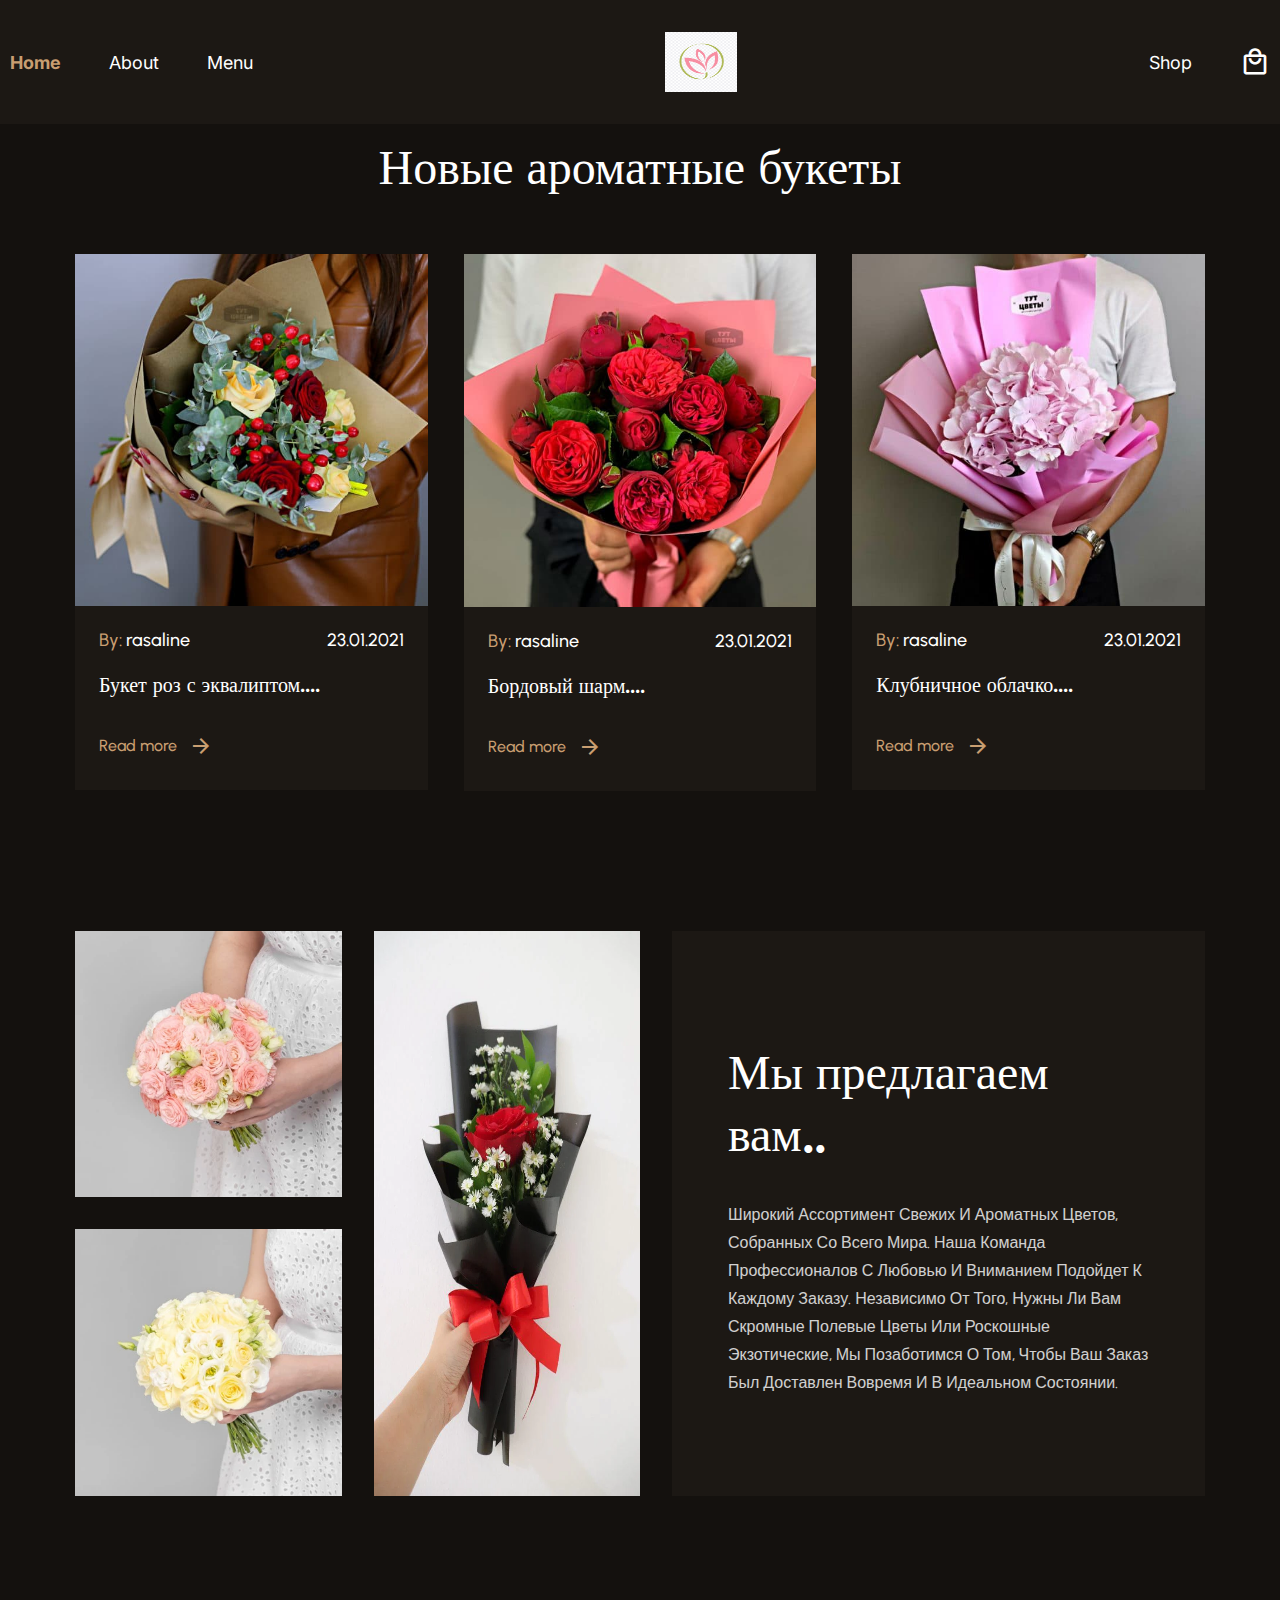
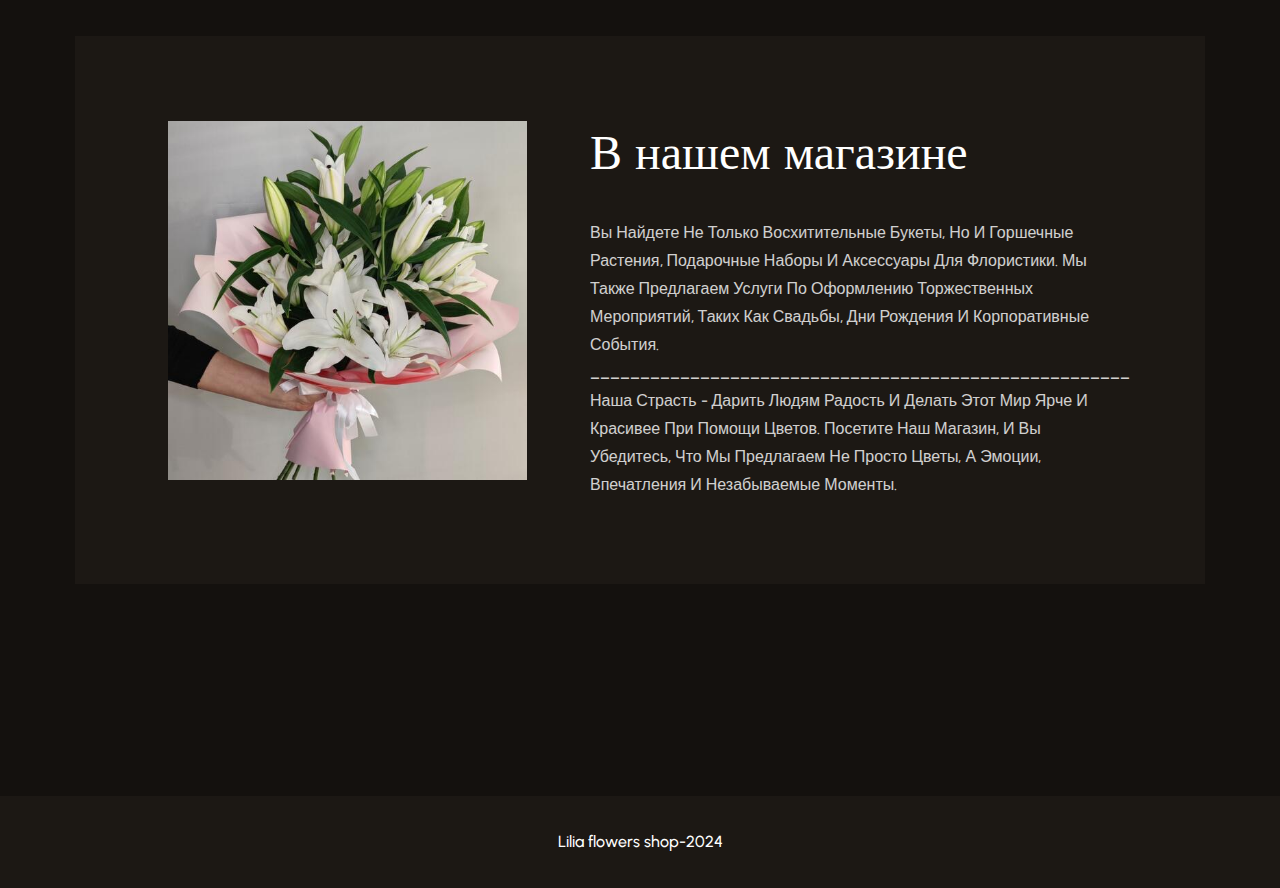
<file: nas.html>
<!DOCTYPE html>
<html lang="en">
<head>
    <meta charset="UTF-8">
    <meta http-equiv="X-UA-Compatible" content="IE=edge">
    <meta name="viewport" content="width=device-width, initial-scale=1.0">
    <title><Lilia class="ru"></Lilia></title>
    <link rel="stylesheet" href="https://fonts.googleapis.com/css2?family=Material+Icons+Outlined">
    <link rel="stylesheet" href="style.css">
    <script id="pixel-chaty" async="true" src="https://cdn.chaty.app/pixel.js?id=D84ZfWdj"></script>
</head>
<body>
    
    <header id="header-section">
        <div class="container container-header">
            <div class="header">
                <nav class="nav-main">
                    <ul class="nav-main__list">
                        <li class="nav-main__item">
                            <a class="nav-main__link nav-main__link_selected" href="index.html">Home</a>
                        </li>
                        <li class="nav-main__item">
                            <a class="nav-main__link" href="tovar.html">About</a>
                        </li>
                        <li class="nav-main__item">
                            <a class="nav-main__link" href="tovar.html">Menu</a>
                        </li>
                        
                    </ul>
                    <img class="header__logo" src="img/лог.png" alt="#">
                    <ul class="nav-main__list">
                        
                        <li class="nav-main__item">
                            <a class="nav-main__link" href="tovar.html">Shop</a>
                        </li>
                        
                    </ul>
                </nav>
                <div class="header-action">
                    
                    <button class="header-action__cart material-icons-outlined">local_mall</button>
                </div>
            </div>
        </div>
    </header>

    <section id="section-news" class="section-main">
        <div class="container">
            <h2 class="section-title"> </h2>
            <h3 class="section-subtitle">Новые ароматные букеты</h3>
            <div class="news-wrap">
                <div class="news">
                    <img class="news__img" src="img/х3.jpg" alt="#">
                    <div class="news-description">
                        <div class="news-info">
                            <span class="news__author"><span class="news__author_dark">By: </span>rasaline</span>
                            <time class="news__date" datetime="2021-01-21">23.01.2021</time>
                        </div>
                        <p class="news__text">Букет роз с эквалиптом....</p>
                        <a class="news__link" href="tovar.html">Read more <span class="material-icons-outlined">arrow_forward</span></a>
                    </div>
                </div>
                <div class="news">
                    <img class="news__img" src="img/х4.jpg" alt="#">
                    <div class="news-description">
                        <div class="news-info">
                            <span class="news__author"><span class="news__author_dark">By: </span>rasaline</span>
                            <time class="news__date" datetime="2021-01-21">23.01.2021</time>
                        </div>
                        <p class="news__text">Бордовый шарм....</p>
                        <a class="news__link" href="tovar.html">Read more <span class="material-icons-outlined">arrow_forward</span></a>
                    </div>
                </div>
                <div class="news">
                    <img class="news__img" src="img/х5.jpg" alt="#">
                    <div class="news-description">
                        <div class="news-info">
                            <span class="news__author"><span class="news__author_dark">By: </span>rasaline</span>
                            <time class="news__date" datetime="2021-01-21">23.01.2021</time>
                        </div>
                        <p class="news__text">Клубничное облачко....</p>
                        <a class="news__link" href="tovar.html">Read more <span class="material-icons-outlined">arrow_forward</span></a>
                    </div>
                </div>
            </div>
        </div>
    </section>
    <section id="history-section" class="section-main">
        <div class="container">
            <div class="history-wrap">
                <img class="history-wrap__img" src="img/а1.webp" alt="#">
                <img class="history-wrap__img" src="img/03flower.webp" alt="#">
                <img class="history-wrap__img" src="img/а2.webp" alt="#">
                <div class="history">
                    <h2 class="history__title section-title"></h2>
                    <h3 class="history__subtitle section-subtitle">Мы предлагаем<br>
                        вам..</h3>
                    <p class="history__text section__text">  широкий ассортимент свежих и ароматных цветов, собранных со всего мира.

                        Наша команда профессионалов с любовью и вниманием подойдет к каждому заказу. Независимо от того, нужны ли вам скромные полевые цветы или роскошные экзотические, мы позаботимся о том, чтобы ваш заказ был доставлен вовремя и в идеальном состоянии. </p>
                </div>
            </div>
        </div>
    </section>
    <section id="discover-section" class="section-main">
        <div class="container">
            <div class="discover-wrap">
                <img class="discover-img" src="img/1660.jpg" alt="#">
                <div class="discover">
                    <h3 class="discover__title section-subtitle">В нашем магазине<br> </h3>
                    <p class="section__text"> вы найдете не только восхитительные букеты, но и горшечные растения, подарочные наборы и аксессуары для флористики. Мы также предлагаем услуги по оформлению торжественных мероприятий, таких как свадьбы, дни рождения и корпоративные события.</p>
                    <p class="section__text">______________________________________________________</p>
                    <p class="section__text">Наша страсть - дарить людям радость и делать этот мир ярче и красивее при помощи цветов. Посетите наш магазин, и вы убедитесь, что мы предлагаем не просто цветы, а эмоции, впечатления и незабываемые моменты.</p>
                </div>
            </div>
        </div>
    </section>
    <section>
      <footer id="footer-section">
            <div class="footer-copyright">
                <div class="container">
                    <p class="footer-copyright__text">Lilia flowers shop-2024</p>
                </div>
            </div>
        </footer>
    </section>
</body>
</file>
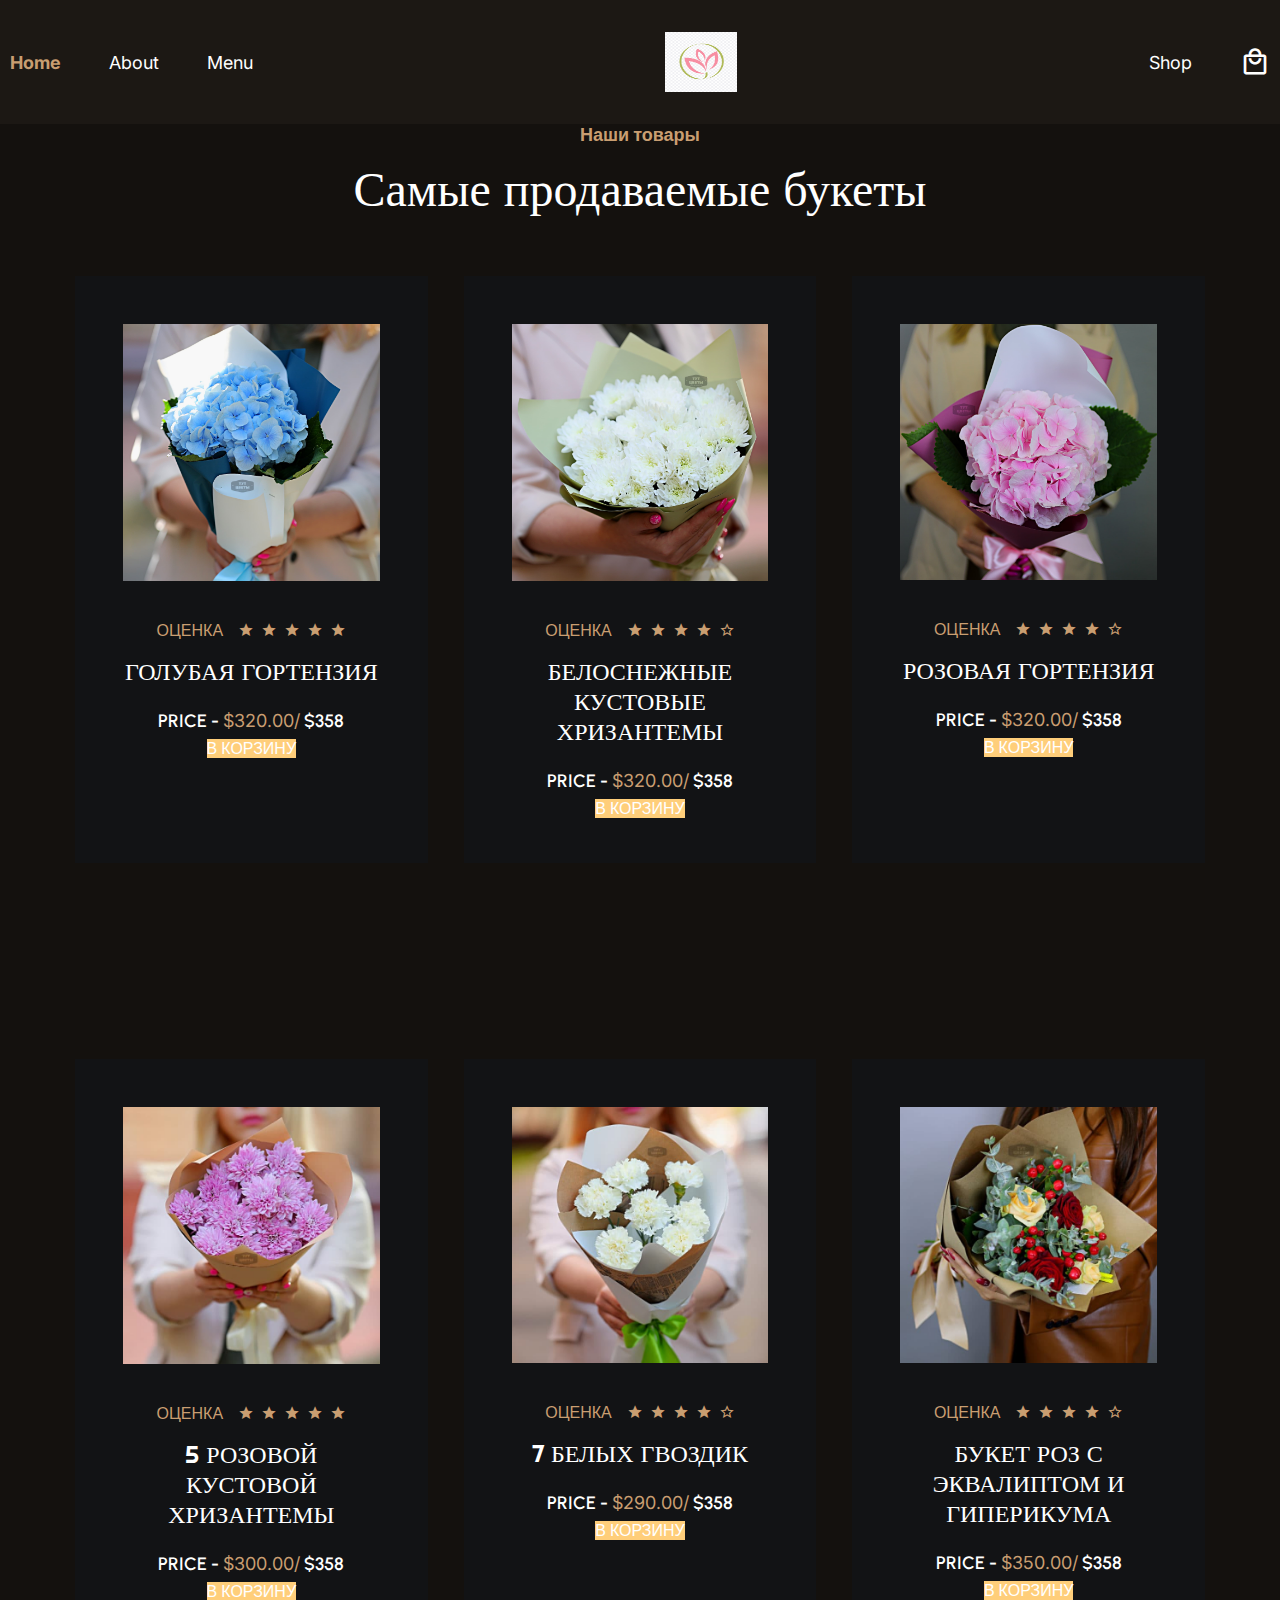
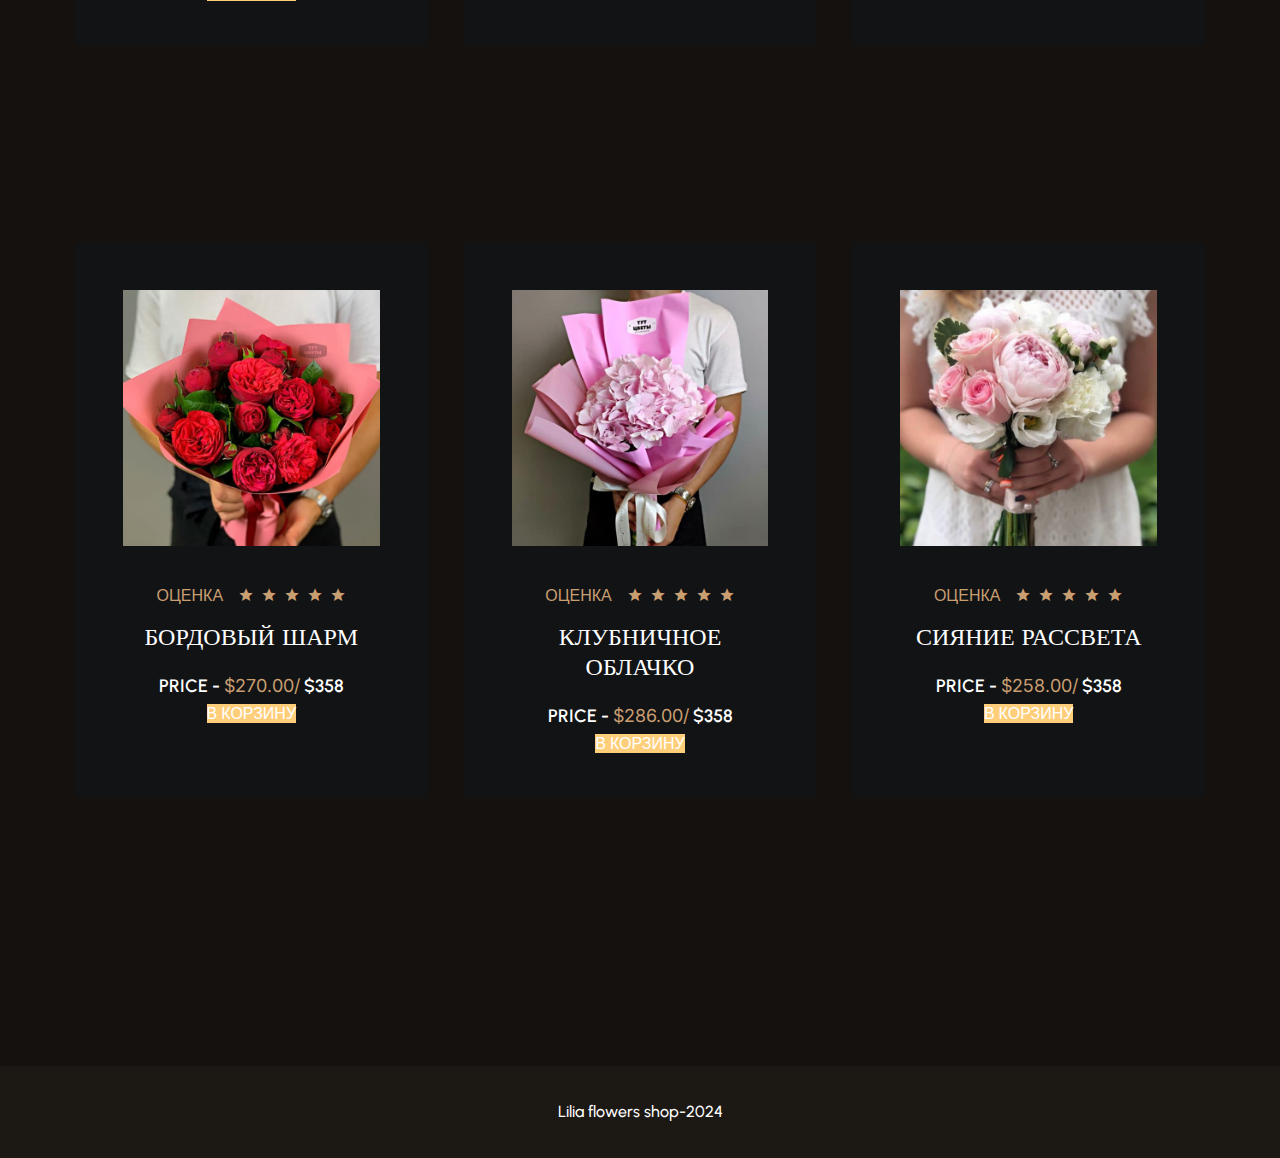
<file: tovar.html>
<!DOCTYPE html>
<html lang="en">
<head>
    <meta charset="UTF-8">
    <meta http-equiv="X-UA-Compatible" content="IE=edge">
    <meta name="viewport" content="width=device-width, initial-scale=1.0">
    <title><Lilia class="ru"></Lilia></title>
    <link rel="stylesheet" href="https://fonts.googleapis.com/css2?family=Material+Icons+Outlined">
    <link rel="stylesheet" href="style.css">
   
</head>
<body>

    <header id="header-section">
        <div class="container container-header">
            <div class="header">
                <nav class="nav-main">
                    <ul class="nav-main__list">
                        <li class="nav-main__item">
                            <a class="nav-main__link nav-main__link_selected" href="index.html">Home</a>
                        </li>
                        <li class="nav-main__item">
                            <a class="nav-main__link" href="nas.html">About</a>
                        </li>
                        <li class="nav-main__item">
                            <a class="nav-main__link" href="tovar.html">Menu</a>
                        </li>
                        
                    </ul>
                    <img class="header__logo" src="img/лог.png" alt="#">
                    <ul class="nav-main__list">
                        
                        <li class="nav-main__item">
                            <a class="nav-main__link" href="tovar.html">Shop</a>
                        </li>
                        
                    </ul>
                </nav>
                <div class="header-action">
                   
                    <button class="header-action__cart material-icons-outlined">local_mall </button> 
                </div>
            </div>
        </div>
    </header>
    <section id="popular-section" class="section-main">
        <div class="container">
            <h2 class="section-title">Наши товары</h2>
            <h3 class="section-subtitle">Самые продаваемые букеты</h3>
            <div class="popular-wrap">
                <div class="popular">
                    <img class="popular__img" src="img/11.jpg" alt="#">
                    <div class="rating">
                        <h4 class="rating__title">Оценка</h4>
                        <ul class="rating__list">
                            <li class="rating__item material-icons-outlined">star</li>
                            <li class="rating__item material-icons-outlined">star</li>
                            <li class="rating__item material-icons-outlined">star</li>
                            <li class="rating__item material-icons-outlined">star</li>
                            <li class="rating__item material-icons-outlined">star</li>
                        </ul>
                    </div>
                    <h3 class="popular__title">Голубая гортензия</h3>
                    <b class="popular__price">Price - <strong class="popular__price_dark">$320.00/</strong> $358</b>
                    <a class="btn-ens-action btn-ens-style" data-rel="9c0aabf1334421">В корзину</a>
                </div>
                <div class="popular">
                    <img class="popular__img" src="img/22.jpg" alt="#">
                    <div class="rating">
                        <h4 class="rating__title">Оценка</h4>
                        <ul class="rating__list">
                            <li class="rating__item material-icons-outlined">star</li>
                            <li class="rating__item material-icons-outlined">star</li>
                            <li class="rating__item material-icons-outlined">star</li>
                            <li class="rating__item material-icons-outlined">star</li>
                            <li class="rating__item material-icons-outlined">star_border</li>
                        </ul>
                    </div>
                    <h3 class="popular__title">Белоснежные кустовые хризантемы</h3>
                    <b class="popular__price">Price - <strong class="popular__price_dark">$320.00/</strong> $358</b>
                    <a class="btn-ens-action btn-ens-style" data-rel="9c0aabf1334421">В корзину</a>
                </div>
                <div class="popular">
                    <img class="popular__img" src="img/33.jpg" alt="#">
                    <div class="rating">
                        <h4 class="rating__title">Оценка</h4>
                        <ul class="rating__list">
                            <li class="rating__item material-icons-outlined">star</li>
                            <li class="rating__item material-icons-outlined">star</li>
                            <li class="rating__item material-icons-outlined">star</li>
                            <li class="rating__item material-icons-outlined">star</li>
                            <li class="rating__item material-icons-outlined">star_border</li>
                        </ul>
                    </div>
                    <h3 class="popular__title">Розовая гортензия</h3>
                    <b class="popular__price">Price - <strong class="popular__price_dark">$320.00/</strong> $358</b>
                    <a class="btn-ens-action btn-ens-style" data-rel="9c0aabf1334421">В корзину</a>
                </div>
                
            </div>
            
        </div>
    </section>
    <section id="popular-section" class="section-main">
        <div class="container">
            
            <div class="popular-wrap">
                <div class="popular">
                    <img class="popular__img" src="img/х1.jpg" alt="#">
                    <div class="rating">
                        <h4 class="rating__title">Оценка</h4>
                        <ul class="rating__list">
                            <li class="rating__item material-icons-outlined">star</li>
                            <li class="rating__item material-icons-outlined">star</li>
                            <li class="rating__item material-icons-outlined">star</li>
                            <li class="rating__item material-icons-outlined">star</li>
                            <li class="rating__item material-icons-outlined">star</li>
                        </ul>
                    </div>
                    <h3 class="popular__title">5 розовой кустовой хризантемы</h3>
                    <b class="popular__price">Price - <strong class="popular__price_dark">$300.00/</strong> $358</b>
                    <a class="btn-ens-action btn-ens-style" data-rel="9c0aabf1334421">В корзину</a>
                </div>
                <div class="popular">
                    <img class="popular__img" src="img/х2.jpg" alt="#">
                    <div class="rating">
                        <h4 class="rating__title">Оценка</h4>
                        <ul class="rating__list">
                            <li class="rating__item material-icons-outlined">star</li>
                            <li class="rating__item material-icons-outlined">star</li>
                            <li class="rating__item material-icons-outlined">star</li>
                            <li class="rating__item material-icons-outlined">star</li>
                            <li class="rating__item material-icons-outlined">star_border</li>
                        </ul>
                    </div>
                    <h3 class="popular__title">7 белых гвоздик</h3>
                    <b class="popular__price">Price - <strong class="popular__price_dark">$290.00/</strong> $358</b>
                    <a class="btn-ens-action btn-ens-style" data-rel="9c0aabf1334421">В корзину</a>
                </div>
                <div class="popular">
                    <img class="popular__img" src="img/х3.jpg" alt="#">
                    <div class="rating">
                        <h4 class="rating__title">Оценка</h4>
                        <ul class="rating__list">
                            <li class="rating__item material-icons-outlined">star</li>
                            <li class="rating__item material-icons-outlined">star</li>
                            <li class="rating__item material-icons-outlined">star</li>
                            <li class="rating__item material-icons-outlined">star</li>
                            <li class="rating__item material-icons-outlined">star_border</li>
                        </ul>
                    </div>
                    <h3 class="popular__title">Букет роз с эквалиптом и гиперикума</h3>
                    <b class="popular__price">Price - <strong class="popular__price_dark">$350.00/</strong> $358</b>
                    <a class="btn-ens-action btn-ens-style" data-rel="9c0aabf1334421">В корзину</a>
                </div>
                
            </div>
            
        </div>
    </section>
    <section id="popular-section" class="section-main">
        <div class="container">
            
            <div class="popular-wrap">
                <div class="popular">
                    <img class="popular__img" src="img/х4.jpg" alt="#">
                    <div class="rating">
                        <h4 class="rating__title">Оценка</h4>
                        <ul class="rating__list">
                            <li class="rating__item material-icons-outlined">star</li>
                            <li class="rating__item material-icons-outlined">star</li>
                            <li class="rating__item material-icons-outlined">star</li>
                            <li class="rating__item material-icons-outlined">star</li>
                            <li class="rating__item material-icons-outlined">star</li>
                        </ul>
                    </div>
                    <h3 class="popular__title">Бордовый шарм</h3>
                    <b class="popular__price">Price - <strong class="popular__price_dark">$270.00/</strong> $358</b>
                    <a class="btn-ens-action btn-ens-style" data-rel="9c0aabf1334421">В корзину</a>
                </div>
                <div class="popular">
                    <img class="popular__img" src="img/х5.jpg" alt="#">
                    <div class="rating">
                        <h4 class="rating__title">Оценка</h4>
                        <ul class="rating__list">
                            <li class="rating__item material-icons-outlined">star</li>
                            <li class="rating__item material-icons-outlined">star</li>
                            <li class="rating__item material-icons-outlined">star</li>
                            <li class="rating__item material-icons-outlined">star</li>
                            <li class="rating__item material-icons-outlined">star</li>
                        </ul>
                    </div>
                    <h3 class="popular__title">Клубничное облачко</h3>
                    <b class="popular__price">Price - <strong class="popular__price_dark">$286.00/</strong> $358</b>
                    <a class="btn-ens-action btn-ens-style" data-rel="9c0aabf1334421">В корзину</a>
                </div>
                <div class="popular">
                    <img class="popular__img" src="img/х6.jpeg" alt="#">
                    <div class="rating">
                        <h4 class="rating__title">Оценка</h4>
                        <ul class="rating__list">
                            <li class="rating__item material-icons-outlined">star</li>
                            <li class="rating__item material-icons-outlined">star</li>
                            <li class="rating__item material-icons-outlined">star</li>
                            <li class="rating__item material-icons-outlined">star</li>
                            <li class="rating__item material-icons-outlined">star</li>
                        </ul>
                    </div>
                    <h3 class="popular__title">Сияние рассвета</h3>
                    <b class="popular__price">Price - <strong class="popular__price_dark">$258.00/</strong> $358</b>
                    <a class="btn-ens-action btn-ens-style" data-rel="9c0aabf1334421">В корзину</a>
                </div>
                
            </div>
            
        </div>
         <!--Библиотека jQuery-->
<script src="https://code.jquery.com/jquery-3.6.0.min.js"></script>

<!--Готовый скрипт корзины-->
<script defer src="https://lk.easynetshop.ru/frontend/v5/ens-9c0aabf1.js"></script>

<!--Стили элементов для корзины-->
<link href="https://lk.easynetshop.ru/frontend/v5/ens-9c0aabf1.css" rel="stylesheet">
    </section>
    <footer id="footer-section">
            
        <div class="footer-copyright">
            <div class="container">
                <p class="footer-copyright__text">Lilia flowers shop-2024</p>
            </div>
        </div>
    </footer>
</body>
</html>
</file>
<file: style.css>
@import url('https://fonts.googleapis.com/css2?family=Inter:wght@400;700&family=Righteous&family=Urbanist:wght@500;600&display=swap');

* {
    margin: 0;
    padding: 0;
    box-sizing: border-box;
}
body {
    color: #FFFFFF;
    font: 500 16px/28px 'Urbanist', Arial, Helvetica, sans-serif;
    background-color: #14110E;
}
a {
    color: inherit;
    text-decoration: none;
    transition: .4s;
}
ul li, 
ol li {
    list-style-type: none;
}
img {
    max-width: 100%;
    max-height: 100%;
}
button {
    display: block;
    border: none;
    color: inherit;
    font: inherit;
    background-color: transparent;
    transition: .4s;
    cursor: pointer;
}
.btn-primary {
    padding: 20px 36px;
    font: 700 18px 'Inter', Arial, Helvetica, sans-serif;
    text-align: center;
    text-transform: uppercase;
    background-color: #C99E71;
}
.btn-primary:hover {
    background-color: #bd864b;
}
input {
    display: block;
    padding: 16px 20px;
    border: none;
    outline: none;
    color: inherit;
    font: 600 18px/32px 'Urbanist', Arial, Helvetica, sans-serif;
    opacity: 0.8;
    background-color: #14110E;
}
.container {
    max-width: 1340px;
    margin: 0 auto;
    padding: 0 75px;
}
.container-header {
    padding: 0 10px;
}
.section-main {
    padding-bottom: 140px;
}
.section-title {
    margin-bottom: 12px;
    color: #C99E71;
    font: 600 18px/22px 'Urbanist', Arial, Helvetica, sans-serif;
    text-align: center;
}
.section-subtitle {
    margin-bottom: 56px;
    font: 48px/62px 'Righteous', cursive;
    text-align: center;
}
.section__text {
    opacity: 0.8;
    text-transform: capitalize;
}

/* Header */
#header-section {
    padding: 32px 0;
    background-color: #1C1814;
}
.header,
.nav-main,
.nav-main__list,
.header-action {
    display: flex;
    justify-content: space-between;
    align-items: center;
}
.nav-main {
    flex-grow: 1;
}
.nav-main__list {
    gap: 48px;
    font: 400 18px 'Inter', Arial, Helvetica, sans-serif;
}
.nav-main__link_selected {
    color: #C99E71;
    font-weight: 700;
    cursor: default;
}
.nav-main__link:hover,
.header-action__search:hover,
.header-action__cart:hover {
    color: #C99E71;
}
.header__logo,
.footer__img {
    width: 72px;
    height: 60px;
}
.header-action {
    gap: 50px;
    margin-left: 48px;
}
.header-action__search,
.header-action__cart {
    font-size: 30px;
}

/* Banner */
#banner-section {
    background: url(img/banner.jpg) 50% 0%/cover no-repeat;
}
.banner {
    display: flex;
    justify-content: space-between;
    padding: 147px 0 158px;
}
.banner-info {
    max-width: 530px;
}
.banner__header {
    font: 72px/94px 'Righteous', cursive;
}
.banner__text {
    margin: 32px 0 64px;
    font-size: 20px;
    line-height: 36px;
    opacity: 0.8;
    text-transform: capitalize;
}
.banner__btn {
    padding: 24px 40px;
}
.banner-video__btn {
    position: relative;
    display: flex;
    align-items: flex-end;
    align-self: flex-end;
    height: 110px;
    font: 400 16px 'Inter', Arial, Helvetica, sans-serif;
    text-transform: uppercase;
}
.banner-video__btn:hover {
    color: #C99E71;
}
.banner-video__btn::before {
    position: absolute;
    content: '';
    top: 0;
    left: 50%;
    width: 66px;
    height: 66px;
    border: 2px solid #fff;
    border-radius: 50%;
    background: url(img/play.svg) 50%/14px 18px no-repeat;
    transform: translateX(-50%);
}

/* Features */
.features {
    display: flex;
    justify-content: space-between;
    gap: 36px;
    padding-top: 140px;
}
.features__item {
    font: 24px/30px 'Righteous', cursive;
}
.features__item_dark {
    margin-right: 12px;
    color: #C99E71;
}
.features__img {
    display: block;
    margin-top: 24px;
}

/* History */
.history-wrap {
    display: grid;
    grid-template-columns: 1fr 1fr 2fr;
    grid-template-rows: repeat(1fr, 2);
    align-items: stretch;
    gap: 32px;
}
.history-wrap__img:first-child {
    grid-column: 1/2;
    grid-row: 1/2;
}
.history-wrap__img:nth-child(2) {
    grid-column: 2/3;
    grid-row: 1/3;
}
.history-wrap__img:last-child {
    grid-column: 1/2;
    grid-row: 2/3;
}
.history {
    display: flex;
    flex-direction: column;
    justify-content: center;
    grid-column: 3/4;
    grid-row: 1/3;
    padding: 0 56px;
    background-color: #1C1814;
}
.history__title,
.history__subtitle {
    text-align: left;
}
.history__subtitle {
    margin-bottom: 36px;
}

/* Popular */
.popular-wrap {
    display: flex;
    justify-content: space-between;
    gap: 36px;
    margin-bottom: 56px;
}
.popular {
    padding: 48px 48px 40px 48px;
    background-color: #121315;
    text-align: center;
    text-transform: uppercase;
}
.popular__img {
    display: block;
    margin-bottom: 36px;
}
.rating {
    display: flex;
    justify-content: center;
    gap: 15px;
    color: #C99E71;
}
.rating__title {
    font-weight: 500;
}
.rating__list {
    display: flex;
    justify-content: space-between;
    gap: 7px;
}
.rating__item {
    font-size: 16px;
    line-height: 26px;
}
.popular__title {
    margin: 12px 0 20px;
    font: 24px/30px 'Righteous', cursive;
}
.popular__price {
    display: block;
    font-size: 18px;
    font-weight: 600;
}
.popular__price_dark {
    color: #C99E71;
    font: 400 18px 'Inter', Arial, Helvetica, sans-serif;
}
.popular__btn {
    display: none;
    justify-content: center;
    align-items: center;
    gap: 15px;
    width: 170px;
    margin: 38px auto 0;
    padding: 13px 0;
    font: 600 18px/22px 'Urbanist', Arial, Helvetica, sans-serif;
    text-transform: none;
}
.popular:hover .rating,
.popular:hover .popular__price {
    display: none;
}
.popular:hover .popular__btn {
    display: flex;
}
.popular__link {
    display: block;
    width: 252px;
    margin: 0 auto;
}

/* Discover */
.discover-wrap {
    display: flex;
    justify-content: space-between;
    gap: 50px;
    padding: 85px 80px;
    background-color: #1C1814;
}
.discover-img {
    display: block;
    margin: 0 auto;
    max-height: 359px;
}
.discover {
    max-width: 535px;
}
.discover__title {
    margin-bottom: 36px;
    text-align: left;
}
.discover__link {
    display: block;
    width: 215px;
    margin-top: 36px;
}

/* Menu */
.menu-wrap {
    display: flex;
    justify-content: space-between;
    flex-wrap: wrap;
    row-gap: 36px;
}
.menu {
    display: flex;
    align-items: center;
    gap: 20px;
    width: 48%;
    padding: 24px;
    border: 1px solid #32323D;
}
.menu__img {
    width: 72px;
    height: 72px;
}
.menu__title {
    font: 24px/30px 'Righteous', cursive;
}
.menu__price {
    display: block;
    margin-left: auto;
    color: #C99E71;
    font-size: 18px;
}

/* Testimonial */
.testimonial-wrap {
    display: flex;
    justify-content: space-between;
    gap: 40px;
    margin-bottom: 36px;
}
.testimonial {
    padding: 40px;
    background-color: #1C1814;
}
.testimonial-data,
.testimonial-info {
    display: flex;
    justify-content: space-between;
    gap: 24px;
}
.testimonial__img {
    display: block;
    width: 129px;
    height: 149px;
}
.testimonial-info {
    margin-top: 28px;
}
.testimonial__name {
    display: block;
    margin-bottom: 4px;
    font-size: 18px;
    line-height: 22px;
}
.testimonial__position {
    font-size: 14px;
    line-height: 25px;
    opacity: 0.5;
}
.testimonial__list {
    gap: 4px;
}
.testimonial__list .rating__item {
    align-self: flex-end;
    color: #FAA61A;
    font-size: 20px;
}
.testimonial-action,
.testimonial-btn-wrap {
    display: flex;
    justify-content: space-between;
    align-items: center;
}
.testimonial-count__text {
    display: block;
    margin-bottom: 20px;
    color: #C99E71;
    font-size: 20px;
}
.testimonial-count__progress {
    appearance: none;
    width: 120px;
    height: 4px;
}
.testimonial-count__progress::-webkit-progress-bar {
    background-color: #2B2926;
}
.testimonial-count__progress::-webkit-progress-value {
    border-radius: 3px;
    background-color: #C99E71;
}
.testimonial-btn-wrap {
    gap: 16px;
}
.testimonial-btn {
    width: 56px;
    height: 56px;
    border-radius: 50%;
    cursor: default;
}
.testimonial-btn_active {
    color: #010102;
    background-color: #C99E71;
    cursor: pointer;
}
.testimonial-btn_active:hover {
    background-color: #bd864b;
}

/* Reservation */
.reservation-wrap {
    display: flex;
    justify-content: space-between;
}
.reservation-map {
    width: 50%;
    background: url(img/map.jpg) 50% 0%/cover no-repeat;
}
.reservation {
    width: 50%;
    padding: 72px 48px;
    background-color: #1C1814;
}
.reservation__input {
    width: 100%;
    margin-bottom: 24px;
}
.reservation__btn {
    width: 205px;
    margin: 56px auto 0;
}

/* News */
.news-wrap,
.news-info {
    display: flex;
    justify-content: space-between;
    gap: 36px;
}
.news__img {
    display: block;
}
.news-description {
    padding: 20px 24px 30px 24px;
    background-color: #1C1814;
}
.news-info {
    margin-bottom: 16px;
    font-size: 18px;
}
.news__author_dark {
    color: #C99E71;
}
.news__text {
    margin-bottom: 32px;
    font: 20px/30px 'Righteous', cursive;
}
.news__link {
    display: flex;
    align-items: center;
    gap: 12px;
    color: #C99E71;
}
.news__link:hover {
    color: #bd864b;
}

/* Footer */
.footer {
    display: flex;
    flex-wrap: wrap;
    align-items: center;
    row-gap: 5px;
}
.footer__img {
    margin-right: 36px;
}
.footer__list {
    display: flex;
    justify-content: space-between;
    gap: 40px;
    font-size: 20px;
}
.footer__link:hover {
    color: #C99E71;
}
.footer-form {
    position: relative;
    width: 328px;
    margin-left: auto;
}
.footer__input {
    width: 100%;
    padding: 22px 70px 22px 28px;
    border-radius: 36px;
    background-color: #1C1814;
}
.footer-form__btn {
    position: absolute;
    top: 50%;
    right: 12px;
    width: 48px;
    height: 48px;
    border-radius: 50%;
    background-color: #C99E71;
    transform: translateY(-50%);
}
.footer-form__btn:hover {
    background-color: #C99E71;
}
.footer-copyright {
    margin-top: 72px;
    padding: 32px 0;
    text-align: center;
    background-color: #1C1814;
}

.powered {display:none} 
/* Кнопки Перейти в корзину, Перейти к заказу и Оформить заказ */
.easynetshop-gotocart, 
.easynetshop-goorder, 
.easynetshop-doorder {   
	background-color: #dcae7a; 
   /* Цвет фона */   
	color: #ffffff; 
 /* Цвет текста */
	border-color: #eddede; 
  /* Цвет рамки */
}

/* При наведении на Перейти в корзину, Перейти к заказу и Оформить заказ */
.easynetshop-gotocart:hover,  
.easynetshop-goorder:hover, 
.easynetshop-doorder:hover {  
	background-color: #6ad7b3; 
	/* Цвет фона */    
	color: #ffffff; 
	/* Цвет текста */
	border-color: #bef9e7; 
	/* Цвет рамки */
}

/* Кнопки Вернуться на сайт, Вернуться к заказу */
.easynetshop-continue, 
.easynetshop-returntocart { 
	background-color: #ffffff; 
 	/* Цвет фона */
	color: #333333; 
	/* Цвет текста */
	border-color: #cccccc; 
	/* Цвет рамки */
}

/* При наведении на Вернуться на сайт, Вернуться к заказу */
.easynetshop-continue:hover, 
.easynetshop-returntocart:hover { 
	background-color: #ebebeb; 
	/* Цвет фона */ 
	color: #333333; 
	/* Цвет текста */
	border-color: #adadad; 
	/* Цвет рамки */
} 

/* Кнопка Купить */
.btn-ens-style, .btn-ens-cross-style {   
	background-color: #ffce7a; 
   /* Цвет фона */   
	color: #ffffff; 
 /* Цвет текста */
	border-color: #cfcfcf; 
  /* Цвет рамки */
}
/* При наведении на Купить */
.btn-ens-style:hover, .btn-ens-cross-style:hover {   
	background-color: #5cccca; 
   /* Цвет фона */   
	color: #ffffff; 
 /* Цвет текста */
	border-color: #a3a3a3; 
  /* Цвет рамки */
}

/* Кнопка Корзина */
#enscart_image_wrapper {   
	background-color: #666666; 
   /* Цвет фона */   
}

/* Расположение Корзины */
#enscart_wrapper {   
	right: 18px; 
   /* Отступ корзины справа */   
	top: 18px; 
   /* Отступ корзины сверху */   
	left: auto; 
   /* Отступ корзины слева */   
	bottom: auto; 
   /* Отступ корзины снизу */   
}

/* Количество товаров */
#enscart_counter  {   
	background-color: #b76270; 
   /* Цвет фона */   
	color: #ffffff; 
 /* Цвет текста */
}
</file>
